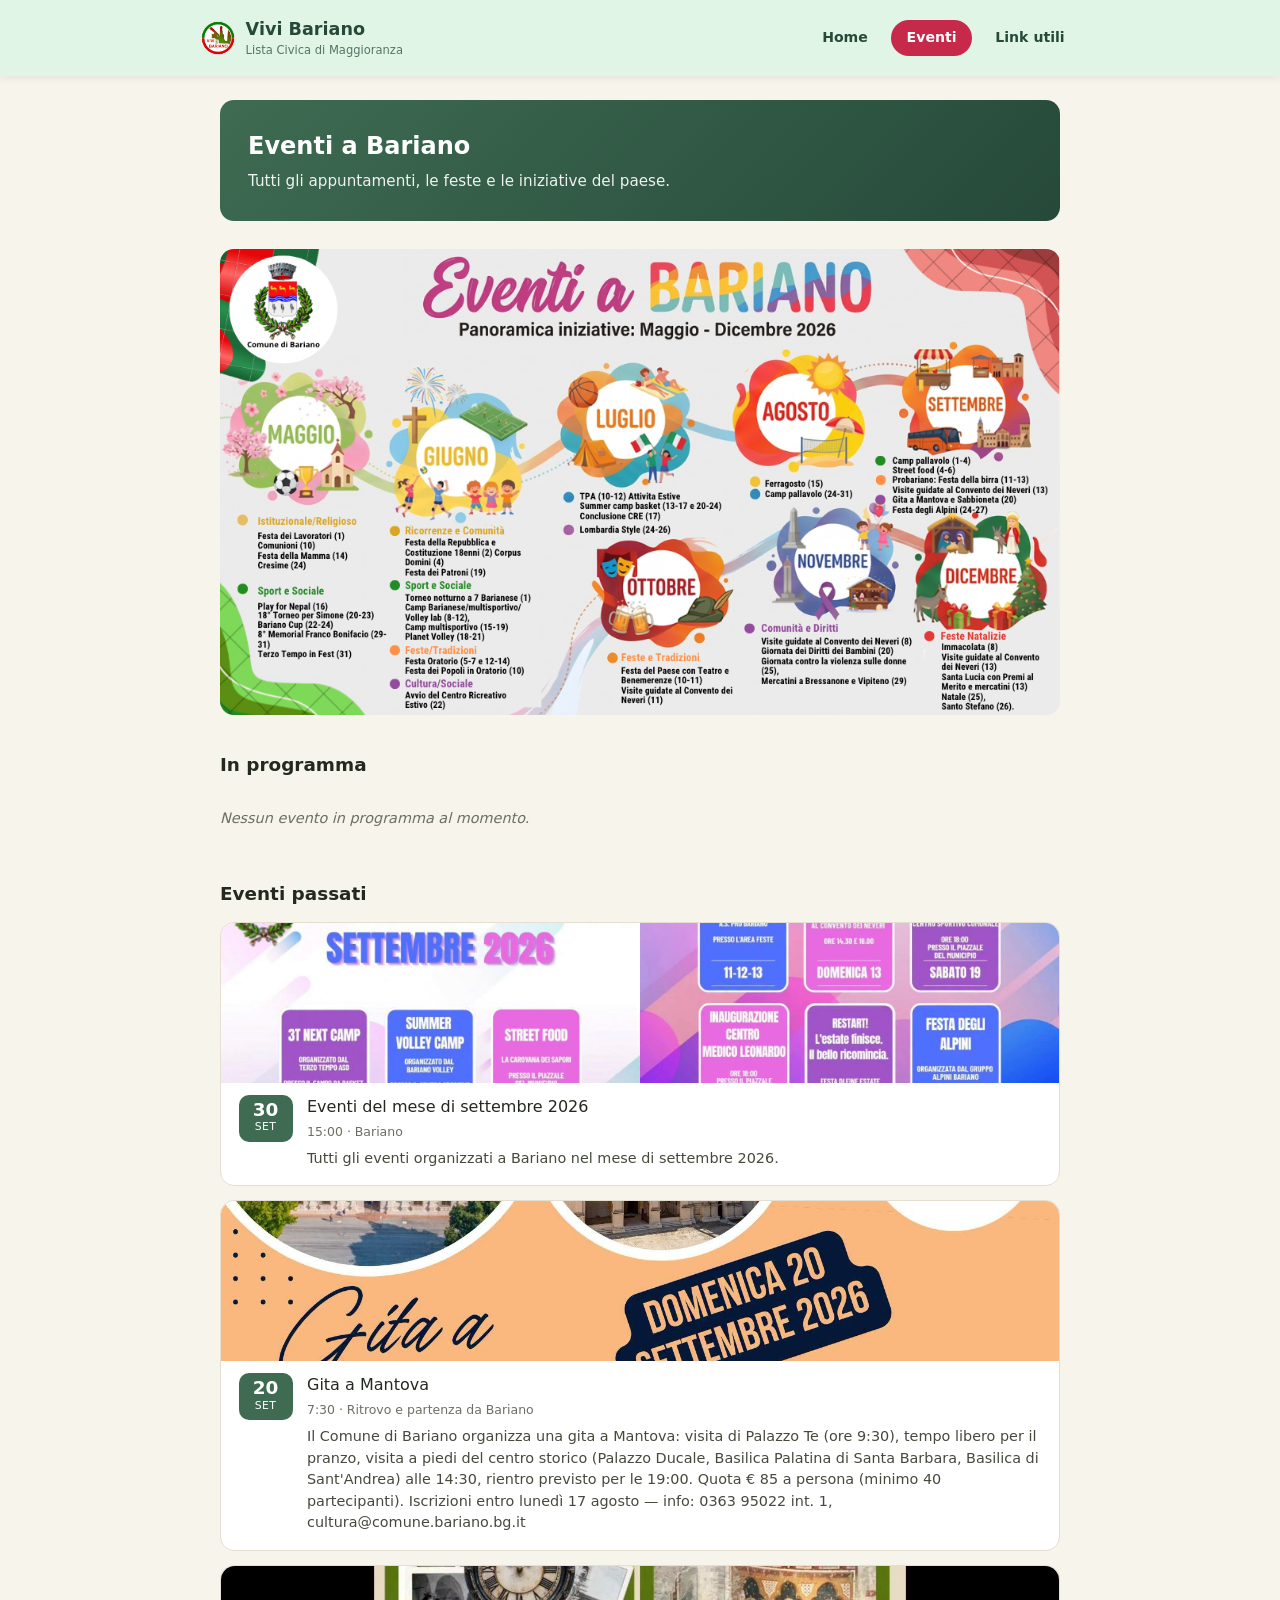
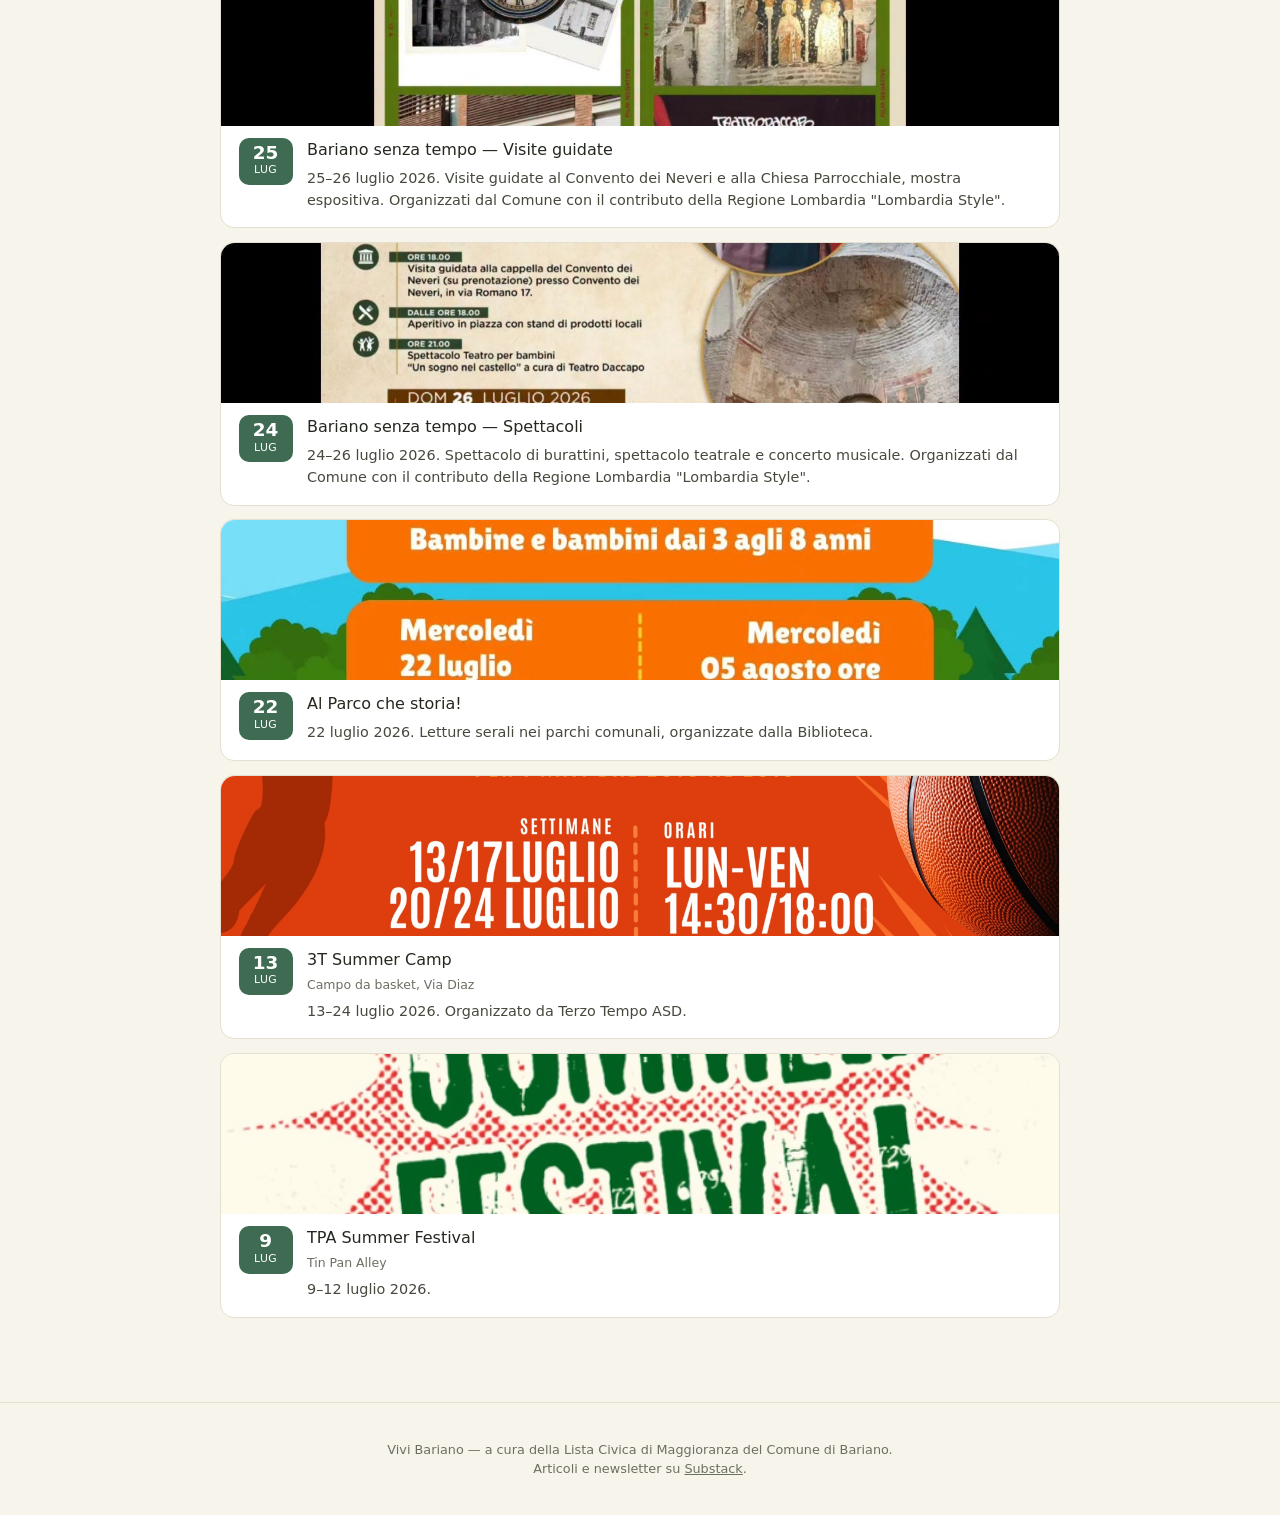
<file: site/eventi.html>
<!doctype html>
<html lang="it">
<head>
<meta charset="utf-8">
<meta name="viewport" content="width=device-width, initial-scale=1">
<title>Eventi &mdash; Vivi Bariano</title>
<meta name="description" content="Calendario degli eventi del paese di Bariano.">
<link rel="manifest" href="manifest.webmanifest">
<link rel="icon" href="icons/vb_logo_SOLOCERCHIO.png" type="image/png">
<link rel="apple-touch-icon" href="icons/vb_logo_SOLOCERCHIO.png">
<meta name="theme-color" content="#e0f5e6">
<link rel="stylesheet" href="css/style.css">
<script src="https://cdn.onesignal.com/sdks/web/v16/OneSignalSDK.page.js" defer></script>
<script>
  window.OneSignalDeferred = window.OneSignalDeferred || [];
  OneSignalDeferred.push(function (OneSignal) {
    OneSignal.init({
      appId: "a0f59924-f1c0-45bb-b3d0-cb836d99604e",
      safari_web_id: "web.onesignal.auto.02093de6-f6ab-427c-bf3a-c7ddb76bfc75",
      serviceWorkerPath: new URL("sw.js", location.href).pathname,
      serviceWorkerParam: { scope: new URL(".", location.href).pathname }
    });
  });
</script>
</head>
<body>
<header class="site-header">
  <div class="header-inner">
    <a class="brand" href="index.html">
      <img src="icons/vb_logo_SOLOCERCHIO.png" alt="">
      <span class="brand-text"><strong>Vivi Bariano</strong><span>Lista Civica di Maggioranza</span></span>
    </a>
    <nav class="main-nav">
      <a href="index.html">Home</a>
      <a href="eventi.html" aria-current="page">Eventi</a>
      <a href="link-utili.html">Link utili</a>
    </nav>
  </div>
</header>

<main>
  <section class="hero">
    <h1>Eventi a Bariano</h1>
    <p>Tutti gli appuntamenti, le feste e le iniziative del paese.</p>
  </section>

  <section class="block">
    <img src="images/eventi/eventi-26.jpg" alt="Calendario riassuntivo degli eventi 2026 del Comune di Bariano" class="banner-image">
  </section>

  <section class="block">
    <h2>In programma</h2>
    <div class="card-list" id="events-list">
      <p class="empty-state">Caricamento eventi...</p>
    </div>
  </section>

  <section class="block">
    <h2>Eventi passati</h2>
    <div class="card-list" id="events-past">
      <p class="empty-state">Caricamento...</p>
    </div>
  </section>
</main>

<footer class="site-footer">
  <p>Vivi Bariano &mdash; a cura della Lista Civica di Maggioranza del Comune di Bariano.<br>
  Articoli e newsletter su <a href="https://vivibariano.substack.com" target="_blank" rel="noopener">Substack</a>.</p>
</footer>

<script src="js/app.js?v=3"></script>
</body>
</html>
</file>
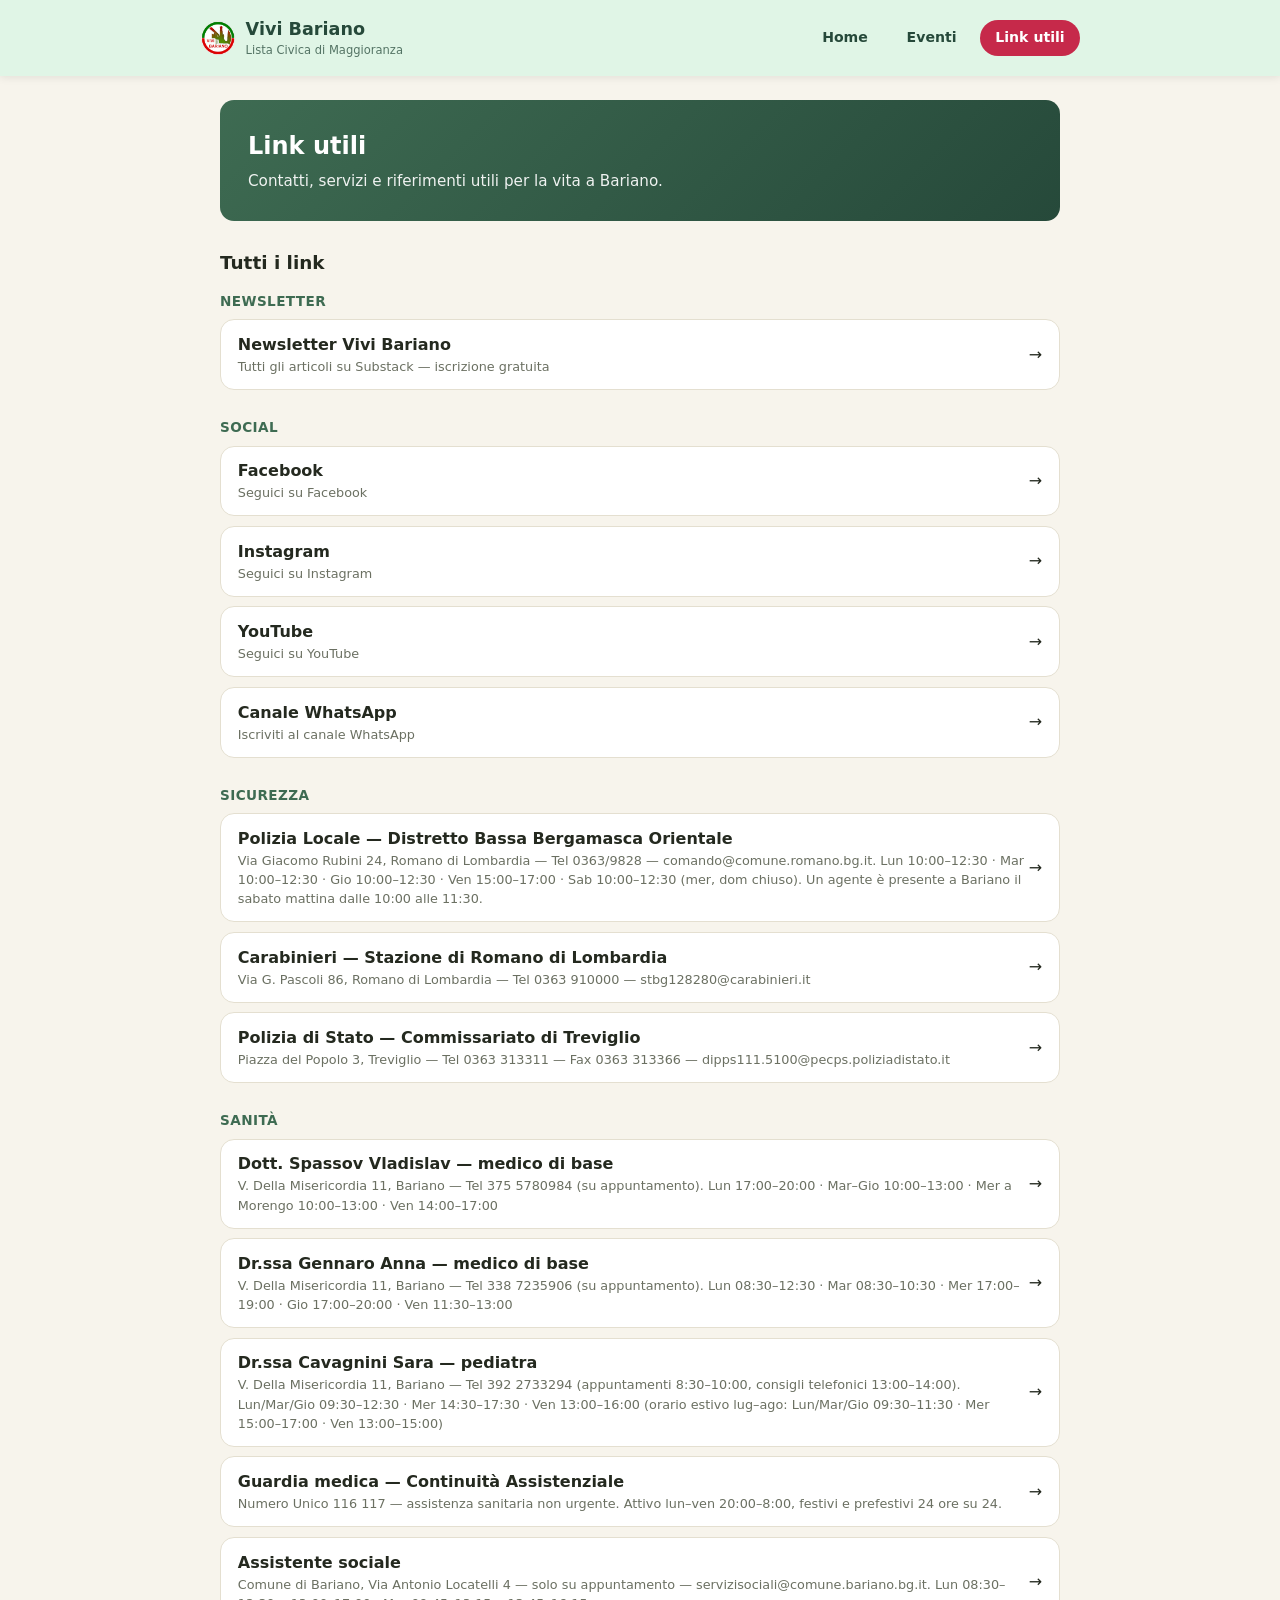
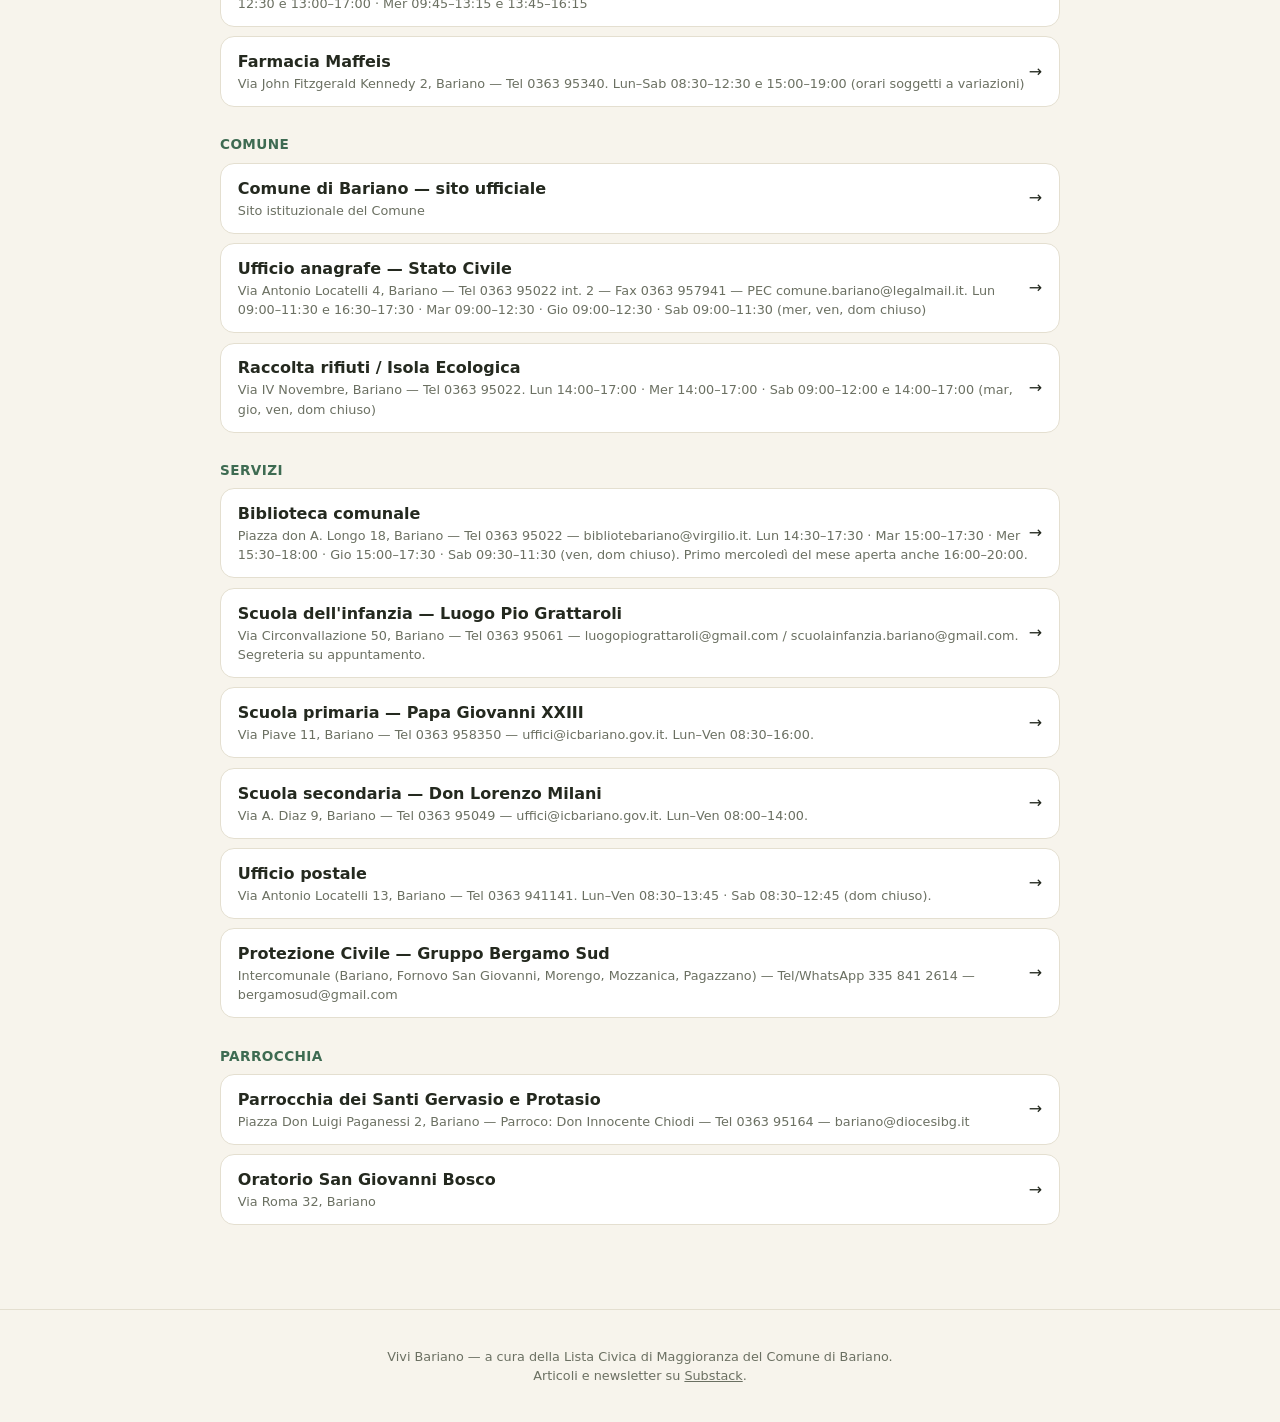
<file: site/link-utili.html>
<!doctype html>
<html lang="it">
<head>
<meta charset="utf-8">
<meta name="viewport" content="width=device-width, initial-scale=1">
<title>Link utili &mdash; Vivi Bariano</title>
<meta name="description" content="Contatti e link utili per Bariano.">
<link rel="manifest" href="manifest.webmanifest">
<link rel="icon" href="icons/vb_logo_SOLOCERCHIO.png" type="image/png">
<link rel="apple-touch-icon" href="icons/vb_logo_SOLOCERCHIO.png">
<meta name="theme-color" content="#e0f5e6">
<link rel="stylesheet" href="css/style.css">
<script src="https://cdn.onesignal.com/sdks/web/v16/OneSignalSDK.page.js" defer></script>
<script>
  window.OneSignalDeferred = window.OneSignalDeferred || [];
  OneSignalDeferred.push(function (OneSignal) {
    OneSignal.init({
      appId: "a0f59924-f1c0-45bb-b3d0-cb836d99604e",
      safari_web_id: "web.onesignal.auto.02093de6-f6ab-427c-bf3a-c7ddb76bfc75",
      serviceWorkerPath: new URL("sw.js", location.href).pathname,
      serviceWorkerParam: { scope: new URL(".", location.href).pathname }
    });
  });
</script>
</head>
<body>
<header class="site-header">
  <div class="header-inner">
    <a class="brand" href="index.html">
      <img src="icons/vb_logo_SOLOCERCHIO.png" alt="">
      <span class="brand-text"><strong>Vivi Bariano</strong><span>Lista Civica di Maggioranza</span></span>
    </a>
    <nav class="main-nav">
      <a href="index.html">Home</a>
      <a href="eventi.html">Eventi</a>
      <a href="link-utili.html" aria-current="page">Link utili</a>
    </nav>
  </div>
</header>

<main>
  <section class="hero">
    <h1>Link utili</h1>
    <p>Contatti, servizi e riferimenti utili per la vita a Bariano.</p>
  </section>

  <section class="block">
    <h2>Tutti i link</h2>
    <div class="link-list" id="links-list">
      <p class="empty-state">Caricamento link...</p>
    </div>
  </section>
</main>

<footer class="site-footer">
  <p>Vivi Bariano &mdash; a cura della Lista Civica di Maggioranza del Comune di Bariano.<br>
  Articoli e newsletter su <a href="https://vivibariano.substack.com" target="_blank" rel="noopener">Substack</a>.</p>
</footer>

<script src="js/app.js?v=3"></script>
</body>
</html>
</file>
<file: site/css/style.css>
:root {
  --green: #3e6b52;
  --green-dark: #26493a;
  --green-header-bg: #e0f5e6;
  --red: #c6294a;
  --red-dark: #9c1f3a;
  --cream: #f7f4ec;
  --ink: #24291f;
  --muted: #6b7062;
  --card: #ffffff;
  --border: #e4dfd0;
  --radius: 14px;
}

* {
  box-sizing: border-box;
}

html, body {
  margin: 0;
  padding: 0;
}

body {
  font-family: "Segoe UI", system-ui, -apple-system, Roboto, sans-serif;
  background: var(--cream);
  color: var(--ink);
  line-height: 1.5;
  min-height: 100vh;
  display: flex;
  flex-direction: column;
}

a {
  color: var(--green-dark);
}

header.site-header {
  background: var(--green-header-bg);
  color: var(--green-dark);
  padding: 1rem 1.25rem;
  position: sticky;
  top: 0;
  z-index: 10;
  box-shadow: 0 2px 8px rgba(0, 0, 0, 0.08);
}

.header-inner {
  max-width: 880px;
  margin: 0 auto;
  display: flex;
  align-items: center;
  justify-content: space-between;
  gap: 1rem;
}

.brand {
  display: flex;
  align-items: center;
  gap: 0.6rem;
  text-decoration: none;
  color: var(--green-dark);
}

.brand img {
  width: 36px;
  height: 36px;
  border-radius: 8px;
}

.brand-text strong {
  display: block;
  font-size: 1.1rem;
}

.brand-text span {
  display: block;
  font-size: 0.72rem;
  opacity: 0.75;
}

nav.main-nav {
  display: flex;
  gap: 0.5rem;
}

nav.main-nav a {
  color: var(--green-dark);
  text-decoration: none;
  font-size: 0.88rem;
  font-weight: 600;
  padding: 0.4rem 0.9rem;
  border-radius: 999px;
  border: 1px solid transparent;
}

nav.main-nav a:hover {
  border-color: var(--green);
}

nav.main-nav a[aria-current="page"] {
  background: var(--red);
  color: #fff;
}

main {
  flex: 1;
  max-width: 880px;
  width: 100%;
  margin: 0 auto;
  padding: 1.5rem 1.25rem 3rem;
}

.hero {
  background: linear-gradient(135deg, var(--green) 0%, var(--green-dark) 100%);
  color: #fff;
  border-radius: var(--radius);
  padding: 1.75rem;
  margin-bottom: 1.75rem;
}

.hero h1 {
  margin: 0 0 0.4rem;
  font-size: 1.5rem;
}

.hero p {
  margin: 0;
  opacity: 0.92;
  font-size: 0.95rem;
}

.install-btn {
  margin-top: 1rem;
  background: var(--red);
  color: #fff;
  border: 2px solid #fff;
  padding: 0.55rem 1rem;
  border-radius: 999px;
  font-weight: 600;
  cursor: pointer;
  display: none;
  appearance: none;
  -webkit-appearance: none;
  outline: none;
}

.install-btn:hover {
  background: var(--red-dark);
}

.install-btn:focus-visible {
  outline: 2px solid #fff;
  outline-offset: 2px;
}

.install-btn.visible {
  display: inline-block;
}

.install-hint {
  display: none;
  margin-top: 0.9rem;
  font-size: 0.85rem;
  color: #fff;
  opacity: 0.92;
}

.install-hint.visible {
  display: block;
}

section.block {
  margin-bottom: 2.25rem;
}

.banner-image {
  display: block;
  width: 100%;
  height: auto;
  border-radius: var(--radius);
}

section.block h2 {
  font-size: 1.15rem;
  margin: 0 0 0.9rem;
  display: flex;
  align-items: center;
  justify-content: space-between;
}

section.block h2 a.see-all {
  font-size: 0.82rem;
  font-weight: 500;
  text-decoration: none;
}

.card-list {
  display: grid;
  gap: 0.85rem;
}

.card {
  background: var(--card);
  border: 1px solid var(--border);
  border-radius: var(--radius);
  padding: 1rem 1.1rem;
}

.card-image {
  display: block;
  width: calc(100% + 2.2rem);
  height: 160px;
  margin: -1rem -1.1rem 0.75rem;
  border-radius: var(--radius) var(--radius) 0 0;
  object-fit: cover;
}

.card a.card-title {
  font-weight: 600;
  text-decoration: none;
  color: var(--ink);
  font-size: 1rem;
}

.card a.card-title:hover {
  color: var(--green);
}

.card .meta {
  font-size: 0.78rem;
  color: var(--muted);
  margin: 0.25rem 0 0.4rem;
}

.card p.excerpt {
  margin: 0;
  font-size: 0.9rem;
  color: #454a3d;
}

.event-card-body {
  display: flex;
  gap: 0.9rem;
  align-items: flex-start;
}

.event-date {
  background: var(--green);
  color: #fff;
  border-radius: 10px;
  padding: 0.4rem 0.6rem;
  text-align: center;
  min-width: 54px;
  flex-shrink: 0;
}

.event-date .day {
  display: block;
  font-size: 1.15rem;
  font-weight: 700;
  line-height: 1;
}

.event-date .month {
  display: block;
  font-size: 0.68rem;
  text-transform: uppercase;
  letter-spacing: 0.04em;
}

.link-list {
  display: grid;
  gap: 0.6rem;
}

.link-category {
  font-size: 0.85rem;
  font-weight: 700;
  text-transform: uppercase;
  letter-spacing: 0.03em;
  color: var(--green);
  margin: 1.1rem 0 -0.1rem;
}

.link-category:first-child {
  margin-top: 0;
}

.link-item {
  display: flex;
  justify-content: space-between;
  align-items: center;
  background: var(--card);
  border: 1px solid var(--border);
  border-radius: var(--radius);
  padding: 0.8rem 1.05rem;
  text-decoration: none;
  color: var(--ink);
}

.link-item:hover {
  border-color: var(--green);
}

.link-item .label {
  font-weight: 600;
}

.link-item .desc {
  display: block;
  font-size: 0.8rem;
  color: var(--muted);
  font-weight: 400;
}

.empty-state {
  color: var(--muted);
  font-size: 0.9rem;
  font-style: italic;
}

footer.site-footer {
  border-top: 1px solid var(--border);
  padding: 1.5rem 1.25rem;
  text-align: center;
  font-size: 0.8rem;
  color: var(--muted);
}

footer.site-footer a {
  color: var(--muted);
}

@media (max-width: 480px) {
  .header-inner {
    flex-wrap: wrap;
  }
  nav.main-nav {
    order: 3;
    width: 100%;
    justify-content: space-between;
  }
}
</file>
